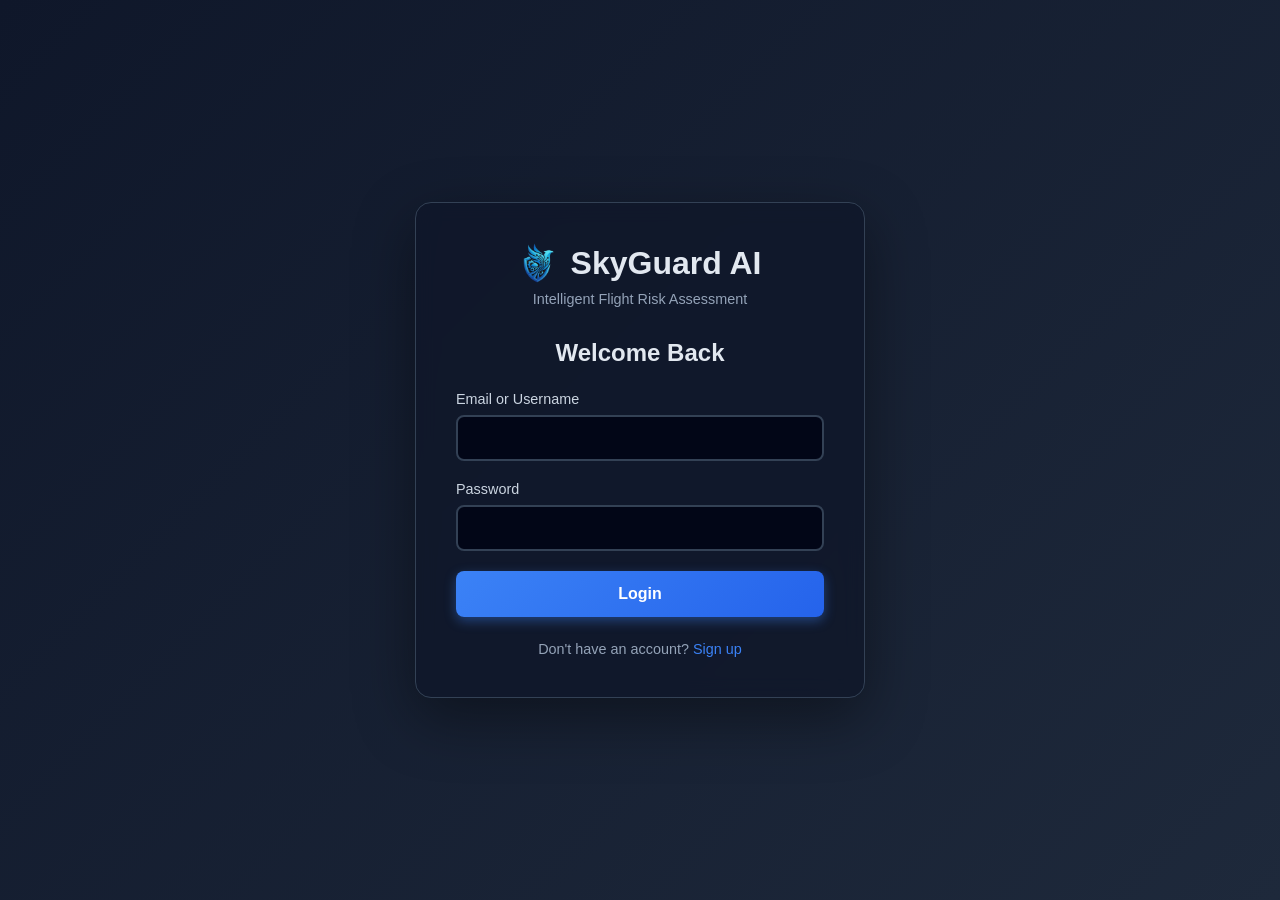
<file: frontend/dashboard.html>
<!DOCTYPE html>
<html lang="en">
<head>
    <meta charset="UTF-8">
    <meta name="viewport" content="width=device-width, initial-scale=1.0">
    <title>User Dashboard - SkyGuard AI</title>
    <link rel="icon" type="image/png" href="images/logo.png" />
    <link rel="stylesheet" href="styles.css">
    <style>
        body {
            margin: 0;
            padding: 0;
            padding-top: 57px;
        }
        .dashboard-container {
            width: 100%;
            padding: 32px 48px;
            min-height: calc(100vh - 60px);
        }
        .dashboard-header {
            display: flex;
            justify-content: center;
            align-items: center;
            margin-bottom: 32px;
            padding-bottom: 24px;
            border-bottom: 1px solid rgba(255, 255, 255, 0.1);
        }
        .dashboard-header h1 {
            font-size: 2rem;
            margin: 0 0 8px 0;
        }
        .dashboard-header h1 .gradient-text {
            background: linear-gradient(135deg, #3b82f6, #8b5cf6);
            -webkit-background-clip: text;
            -webkit-text-fill-color: transparent;
            background-clip: text;
        }
        .nav-buttons {
            display: flex;
            gap: 12px;
        }
        .dashboard-grid {
            display: grid;
            grid-template-columns: repeat(auto-fit, minmax(400px, 1fr));
            gap: 24px;
            margin-bottom: 32px;
        }
        .card {
            background: rgba(255, 255, 255, 0.03);
            backdrop-filter: blur(10px);
            border: 1px solid rgba(255, 255, 255, 0.1);
            border-radius: 16px;
            padding: 28px;
            transition: all 0.3s ease;
        }
        .card:hover {
            background: rgba(255, 255, 255, 0.05);
            border-color: rgba(59, 130, 246, 0.3);
            box-shadow: 0 8px 32px rgba(59, 130, 246, 0.1);
        }
        .card h2 {
            margin: 0 0 20px 0;
            font-size: 1.3rem;
            color: #f1f5f9;
            display: flex;
            align-items: center;
            gap: 10px;
        }
        .stat-grid {
            display: grid;
            grid-template-columns: repeat(2, 1fr);
            gap: 16px;
        }
        .stat-card {
            background: linear-gradient(135deg, rgba(59, 130, 246, 0.1), rgba(139, 92, 246, 0.1));
            padding: 20px;
            border-radius: 12px;
            text-align: center;
            border: 1px solid rgba(59, 130, 246, 0.2);
            transition: all 0.3s ease;
        }
        .stat-card:hover {
            transform: translateY(-2px);
            box-shadow: 0 4px 16px rgba(59, 130, 246, 0.2);
        }
        .stat-value {
            font-size: 2.5rem;
            font-weight: bold;
            background: linear-gradient(135deg, #3b82f6, #8b5cf6);
            -webkit-background-clip: text;
            -webkit-text-fill-color: transparent;
            background-clip: text;
        }
        .stat-label {
            font-size: 0.875rem;
            color: #cbd5e1;
            margin-top: 6px;
            font-weight: 500;
        }
        .data-table {
            width: 100%;
            border-collapse: collapse;
            margin-top: 16px;
        }
        .data-table thead {
            background: rgba(59, 130, 246, 0.1);
            border-bottom: 2px solid rgba(59, 130, 246, 0.3);
        }
        .data-table th {
            padding: 14px 16px;
            text-align: left;
            font-weight: 600;
            color: #60a5fa;
            font-size: 0.875rem;
            text-transform: uppercase;
            letter-spacing: 0.5px;
        }
        .data-table td {
            padding: 14px 16px;
            border-bottom: 1px solid rgba(255, 255, 255, 0.05);
            color: #e2e8f0;
            font-size: 0.9rem;
        }
        .data-table tbody tr {
            transition: all 0.2s ease;
        }
        .data-table tbody tr:hover {
            background: rgba(59, 130, 246, 0.08) !important;
        }
        .watchlist-item, .alert-item {
            background: rgba(255, 255, 255, 0.02);
            padding: 18px;
            border-radius: 12px;
            margin-bottom: 12px;
            display: flex;
            justify-content: space-between;
            align-items: start;
            border: 1px solid rgba(255, 255, 255, 0.05);
            transition: all 0.3s ease;
        }
        .watchlist-item:hover, .alert-item:hover {
            background: rgba(255, 255, 255, 0.05);
            border-color: rgba(59, 130, 246, 0.3);
            transform: translateX(4px);
        }
        .watchlist-info, .alert-info {
            flex: 1;
        }
        .watchlist-name, .alert-title {
            font-weight: 600;
            color: #f1f5f9;
            margin-bottom: 6px;
            font-size: 1.05rem;
        }
        .watchlist-desc, .alert-message {
            font-size: 0.875rem;
            color: #94a3b8;
            line-height: 1.5;
        }
        .watchlist-actions, .alert-actions {
            display: flex;
            gap: 8px;
        }
        .btn-icon {
            background: rgba(255, 255, 255, 0.05);
            border: 1px solid rgba(255, 255, 255, 0.1);
            cursor: pointer;
            font-size: 1.25rem;
            padding: 8px 12px;
            border-radius: 8px;
            transition: all 0.3s ease;
        }
        .btn-icon:hover {
            background: rgba(59, 130, 246, 0.2);
            border-color: rgba(59, 130, 246, 0.4);
            transform: scale(1.1);
        }
        .badge {
            display: inline-block;
            padding: 4px 12px;
            border-radius: 12px;
            font-size: 0.75rem;
            font-weight: 600;
            text-transform: uppercase;
            margin-left: 8px;
        }
        .badge-active {
            background: rgba(34, 197, 94, 0.2);
            color: #22c55e;
            border: 1px solid rgba(34, 197, 94, 0.3);
        }
        .badge-inactive {
            background: rgba(148, 163, 184, 0.2);
            color: #94a3b8;
            border: 1px solid rgba(148, 163, 184, 0.3);
        }
        .badge-high {
            background: rgba(239, 68, 68, 0.2);
            color: #ef4444;
            border: 1px solid rgba(239, 68, 68, 0.3);
        }
        .badge-medium {
            background: rgba(245, 158, 11, 0.2);
            color: #f59e0b;
            border: 1px solid rgba(245, 158, 11, 0.3);
        }
        .badge-low {
            background: rgba(34, 197, 94, 0.2);
            color: #22c55e;
            border: 1px solid rgba(34, 197, 94, 0.3);
        }
        .badge-unread {
            background: rgba(59, 130, 246, 0.2);
            color: #3b82f6;
            border: 1px solid rgba(59, 130, 246, 0.3);
        }
        .empty-state {
            text-align: center;
            padding: 48px 24px;
            color: #64748b;
            font-style: italic;
        }
        .error-message {
            position: fixed;
            top: 80px;
            right: 24px;
            background: rgba(239, 68, 68, 0.1);
            border: 1px solid rgba(239, 68, 68, 0.3);
            color: #ef4444;
            padding: 16px 24px;
            border-radius: 12px;
            display: none;
            max-width: 400px;
            z-index: 9999;
            backdrop-filter: blur(10px);
            box-shadow: 0 8px 32px rgba(0, 0, 0, 0.3);
            animation: slideInRight 0.3s ease-out;
        }
        @keyframes slideInRight {
            from {
                transform: translateX(100%);
                opacity: 0;
            }
            to {
                transform: translateX(0);
                opacity: 1;
            }
        }
        .loading {
            position: fixed;
            top: 0;
            left: 0;
            width: 100%;
            height: 100%;
            background: rgba(0, 0, 0, 0.5);
            backdrop-filter: blur(4px);
            display: flex;
            justify-content: center;
            align-items: center;
            z-index: 9998;
        }
        .spinner {
            width: 50px;
            height: 50px;
            border: 4px solid rgba(59, 130, 246, 0.2);
            border-top-color: #3b82f6;
            border-radius: 50%;
            animation: spin 0.8s linear infinite;
        }
        @keyframes spin {
            to { transform: rotate(360deg); }
        }
        .modal {
            display: none;
            position: fixed;
            top: 0;
            left: 0;
            width: 100%;
            height: 100%;
            background: rgba(0, 0, 0, 0.7);
            backdrop-filter: blur(8px);
            z-index: 1000;
            align-items: center;
            justify-content: center;
        }
        .modal.active {
            display: flex;
        }
        .modal-content {
            background: rgba(30, 41, 59, 0.95);
            backdrop-filter: blur(20px);
            border: 1px solid rgba(59, 130, 246, 0.3);
            border-radius: 16px;
            padding: 36px;
            max-width: 550px;
            width: 90%;
            max-height: 90vh;
            overflow-y: auto;
            box-shadow: 0 20px 60px rgba(0, 0, 0, 0.5);
        }
        .form-group {
            margin-bottom: 20px;
        }
        .form-group label {
            display: block;
            margin-bottom: 8px;
            color: #f1f5f9;
            font-weight: 500;
        }
        .form-group input,
        .form-group textarea,
        .form-group select {
            width: 100%;
            padding: 12px 16px;
            background: rgba(255, 255, 255, 0.1);
            border: 1px solid rgba(99, 102, 241, 0.3);
            border-radius: 10px;
            color: #f1f5f9;
            font-size: 1rem;
            transition: all 0.3s ease;
        }
        .form-group input::placeholder,
        .form-group textarea::placeholder {
            color: rgba(241, 245, 249, 0.5);
        }
        .form-group small {
            color: #94a3b8;
            font-size: 0.8rem;
        }
        .form-group input:focus,
        .form-group textarea:focus,
        .form-group select:focus {
            outline: none;
            border-color: rgba(59, 130, 246, 0.5);
            background: rgba(255, 255, 255, 0.08);
        }
        .form-group textarea {
            resize: vertical;
            min-height: 80px;
        }
        .checkbox-group {
            display: flex;
            align-items: center;
            gap: 8px;
        }
        .checkbox-group input[type="checkbox"] {
            width: auto;
        }
        .section-full {
            width: 100%;
            grid-column: 1 / -1;
        }
    </style>
</head>
<body>
    <!-- Fixed Header -->
    <div id="user-info" style="
        position: fixed;
        top: 0;
        left: 0;
        right: 0;
        background: rgba(15, 23, 42, 0.95);
        backdrop-filter: blur(10px);
        border-bottom: 1px solid rgba(99, 102, 241, 0.3);
        box-shadow: 0 4px 12px rgba(0, 0, 0, 0.3);
        display: flex;
        align-items: center;
        justify-content: flex-end;
        padding: 12px 24px;
        gap: 12px;
        z-index: 1000;
    ">
        <div id="user-menu-container" style="position: relative; display: flex; align-items: center; gap: 8px; padding: 8px 12px; margin-right: 12px; border-right: 1px solid rgba(148, 163, 184, 0.3); cursor: pointer; border-radius: 8px; transition: background 0.2s;" onmouseover="this.style.background='rgba(99, 102, 241, 0.1)'" onmouseout="this.style.background='transparent'" onclick="toggleUserMenu()">
            <div style="width: 32px; height: 32px; border-radius: 50%; background: linear-gradient(135deg, #3b82f6 0%, #8b5cf6 100%); display: flex; align-items: center; justify-content: center; font-size: 16px;">👤</div>
            <span id="user-name" style="color: #e2e8f0; font-size: 14px; font-weight: 500;"></span>
            <span style="color: #94a3b8; font-size: 12px; margin-left: 4px;">▼</span>
            <!-- Dropdown Menu -->
            <div id="user-dropdown" style="display: none; position: absolute; top: 100%; right: 0; margin-top: 8px; background: linear-gradient(135deg, rgba(15, 23, 42, 0.98) 0%, rgba(30, 41, 59, 0.98) 100%); border: 1px solid rgba(99, 102, 241, 0.3); border-radius: 12px; min-width: 200px; box-shadow: 0 8px 24px rgba(0, 0, 0, 0.5); backdrop-filter: blur(10px); z-index: 10000; overflow: hidden;">
                <div style="padding: 12px 16px; border-bottom: 1px solid rgba(148, 163, 184, 0.1);">
                    <div style="color: #e2e8f0; font-weight: 600; font-size: 14px;" id="dropdown-username"></div>
                    <div style="color: #64748b; font-size: 12px; margin-top: 2px;" id="dropdown-email"></div>
                </div>
                <a href="settings.html" style="display: flex; align-items: center; gap: 10px; padding: 12px 16px; color: #e2e8f0; text-decoration: none; transition: background 0.2s; font-size: 14px;" onmouseover="this.style.background='rgba(99, 102, 241, 0.15)'" onmouseout="this.style.background='transparent'">
                    <span style="font-size: 16px;">⚙️</span>
                    <span>Settings</span>
                </a>
                <div onclick="logout()" style="display: flex; align-items: center; gap: 10px; padding: 12px 16px; color: #fca5a5; cursor: pointer; transition: background 0.2s; font-size: 14px; border-top: 1px solid rgba(148, 163, 184, 0.1);" onmouseover="this.style.background='rgba(239, 68, 68, 0.1)'" onmouseout="this.style.background='transparent'">
                    <span style="font-size: 16px;">🚪</span>
                    <span>Logout</span>
                </div>
            </div>
        </div>
        <button id="flight-tracker-btn" class="btn-secondary" style="padding: 8px 16px; font-size: 13px; font-weight: 500; border-radius: 8px;">🛫 Flight Tracker</button>
        <button id="admin-btn" class="btn-secondary" style="padding: 8px 16px; font-size: 13px; font-weight: 500; border-radius: 8px;">⚙️ Admin</button>
    </div>

    <div class="dashboard-container">
        <div class="dashboard-header">
            <div style="text-align: center;">
                <h1>📊 <span class="gradient-text">User Dashboard</span></h1>
                <p style="margin: 0; color: #94a3b8; font-size: 1.1rem;">Manage your watchlists, alerts, and preferences</p>
            </div>
        </div>

        <!-- Stats Grid -->
        <div class="dashboard-grid">
            <div class="card">
                <h2>📊 Statistics</h2>
                <div class="stat-grid">
                    <div class="stat-card">
                        <div class="stat-value" id="stat-watchlists">0</div>
                        <div class="stat-label">Watchlists</div>
                    </div>
                    <div class="stat-card">
                        <div class="stat-value" id="stat-alerts">0</div>
                        <div class="stat-label">Unread Alerts</div>
                    </div>
                    <div class="stat-card">
                        <div class="stat-value" id="stat-queries">0</div>
                        <div class="stat-label">Analytics Queries</div>
                    </div>
                    <div class="stat-card">
                        <div class="stat-value" id="stat-active">0</div>
                        <div class="stat-label">Active Watches</div>
                    </div>
                </div>
            </div>

            <div class="card">
                <h2>⚙️ Preferences</h2>
                <div class="form-group checkbox-group">
                    <input type="checkbox" id="pref-email-alerts">
                    <label for="pref-email-alerts" style="margin: 0;">Email Alerts</label>
                </div>
                <div style="font-size: 0.8rem; color: #94a3b8; margin: -12px 0 16px 28px;">
                    ⚠️ Hourly and Daily email notifications are not currently configured
                </div>
                <div class="form-group">
                    <label>Risk Threshold</label>
                    <select id="pref-risk-threshold">
                        <option value="LOW">Low</option>
                        <option value="MEDIUM">Medium</option>
                        <option value="HIGH">High</option>
                    </select>
                </div>
                <div class="form-group">
                    <label>Alert Frequency</label>
                    <select id="pref-alert-frequency">
                        <option value="immediate">Immediate</option>
                        <option value="hourly">Hourly</option>
                        <option value="daily">Daily</option>
                    </select>
                </div>
                
                <button onclick="savePreferences()" style="
                    padding: 12px;
                    background: linear-gradient(135deg, #3b82f6, #8b5cf6);
                    border: none;
                    border-radius: 10px;
                    color: white;
                    cursor: pointer;
                    font-weight: 600;
                    font-size: 1rem;
                    width: 100%;
                    margin-top: 8px;
                    transition: all 0.3s ease;
                " onmouseover="this.style.transform='scale(1.02)'" onmouseout="this.style.transform='scale(1)'">
                    💾 Save Preferences
                </button>
            </div>
        </div>

        <!-- NEW: Risk Threshold Simulator -->
        <div class="card section-full">
            <h2>🎯 Context-Aware Risk Threshold Simulator</h2>
            <p style="font-size: 0.875rem; color: #94a3b8; margin-bottom: 20px;">
                See how risk thresholds adapt dynamically based on flight conditions. These context-aware thresholds are now active in the system and provide more accurate risk assessment.
            </p>
            <div style="display: grid; grid-template-columns: repeat(auto-fit, minmax(250px, 1fr)); gap: 16px; margin-bottom: 20px;">
                <div class="form-group">
                    <label>Altitude (meters)</label>
                    <input type="number" id="sim-altitude" value="5000" min="0" max="15000" step="100">
                </div>
                <div class="form-group">
                    <label>Flight Phase</label>
                    <select id="sim-phase">
                        <option value="cruise">Cruise</option>
                        <option value="climb">Climb</option>
                        <option value="descent">Descent</option>
                        <option value="landing">Landing</option>
                        <option value="takeoff">Takeoff</option>
                    </select>
                </div>
                <div class="form-group">
                    <label>Weather Condition</label>
                    <select id="sim-weather">
                        <option value="Clear">Clear</option>
                        <option value="Clouds">Clouds</option>
                        <option value="Rain">Rain</option>
                        <option value="Drizzle">Drizzle</option>
                        <option value="Thunderstorm">Thunderstorm</option>
                        <option value="Snow">Snow</option>
                        <option value="Fog">Fog</option>
                    </select>
                </div>
            </div>
            <button onclick="simulateThresholds()" style="
                padding: 12px 24px;
                background: linear-gradient(135deg, #8b5cf6, #ec4899);
                border: none;
                border-radius: 10px;
                color: white;
                cursor: pointer;
                font-weight: 600;
                font-size: 1rem;
                margin-bottom: 20px;
                transition: all 0.3s ease;
            " onmouseover="this.style.transform='scale(1.02)'" onmouseout="this.style.transform='scale(1)'">
                🔮 Calculate Dynamic Thresholds
            </button>
            <div id="threshold-results" style="display: none;">
                <div style="background: rgba(139, 92, 246, 0.05); padding: 20px; border-radius: 12px; border: 1px solid rgba(139, 92, 246, 0.2);">
                    <h3 style="margin: 0 0 16px 0; color: #f1f5f9; font-size: 1.1rem;">📊 Threshold Results</h3>
                    <div style="display: grid; grid-template-columns: repeat(3, 1fr); gap: 16px; margin-bottom: 16px;">
                        <div style="text-align: center; padding: 16px; background: rgba(34, 197, 94, 0.1); border-radius: 8px; border: 1px solid rgba(34, 197, 94, 0.3);">
                            <div style="font-size: 0.75rem; color: #94a3b8; margin-bottom: 4px;">LOW THRESHOLD</div>
                            <div style="font-size: 1.5rem; font-weight: 700; color: #22c55e;" id="result-low">--</div>
                        </div>
                        <div style="text-align: center; padding: 16px; background: rgba(245, 158, 11, 0.1); border-radius: 8px; border: 1px solid rgba(245, 158, 11, 0.3);">
                            <div style="font-size: 0.75rem; color: #94a3b8; margin-bottom: 4px;">MEDIUM RANGE</div>
                            <div style="font-size: 1.5rem; font-weight: 700; color: #f59e0b;" id="result-medium">--</div>
                        </div>
                        <div style="text-align: center; padding: 16px; background: rgba(239, 68, 68, 0.1); border-radius: 8px; border: 1px solid rgba(239, 68, 68, 0.3);">
                            <div style="font-size: 0.75rem; color: #94a3b8; margin-bottom: 4px;">HIGH THRESHOLD</div>
                            <div style="font-size: 1.5rem; font-weight: 700; color: #ef4444;" id="result-high">--</div>
                        </div>
                    </div>
                    <div id="threshold-adjustments" style="font-size: 0.875rem; color: #a78bfa; text-align: center; padding: 12px; background: rgba(255,255,255,0.02); border-radius: 8px;"></div>
                    <div style="margin-top: 16px; padding: 12px; background: rgba(59, 130, 246, 0.05); border-radius: 8px; border-left: 4px solid #3b82f6;">
                        <div style="font-size: 0.875rem; color: #94a3b8; margin-bottom: 4px;">💡 Comparison with Fixed Thresholds:</div>
                        <div id="threshold-comparison" style="font-size: 0.9rem; color: #e2e8f0;"></div>
                    </div>
                </div>
            </div>
        </div>

        <!-- Watchlists Section -->
        <div class="card section-full">
            <div style="display: flex; justify-content: space-between; align-items: center; margin-bottom: 16px;">
                <h2 style="margin: 0;">👁️ Watchlists</h2>
                <div style="display: flex; gap: 12px;">
                    <button onclick="checkWatchlistsNow()" style="
                        padding: 10px 20px;
                        background: rgba(245, 158, 11, 0.1);
                        border: 1px solid rgba(245, 158, 11, 0.3);
                        border-radius: 8px;
                        color: #fbbf24;
                        cursor: pointer;
                        font-weight: 500;
                        font-size: 0.9rem;
                        transition: all 0.3s ease;
                    " onmouseover="this.style.background='rgba(245, 158, 11, 0.2)'" onmouseout="this.style.background='rgba(245, 158, 11, 0.1)'">
                        🔍 Check Now
                    </button>
                    <button onclick="openCreateWatchlist()" style="
                        padding: 10px 20px;
                        background: rgba(59, 130, 246, 0.1);
                        border: 1px solid rgba(59, 130, 246, 0.3);
                        border-radius: 8px;
                        color: #3b82f6;
                        cursor: pointer;
                        font-weight: 500;
                        font-size: 0.9rem;
                        transition: all 0.3s ease;
                    " onmouseover="this.style.background='rgba(59, 130, 246, 0.2)'" onmouseout="this.style.background='rgba(59, 130, 246, 0.1)'">
                        ➕ Create Watchlist
                    </button>
                </div>
            </div>
            <div id="watchlists-container">
                <div class="empty-state">No watchlists yet. Create one to start monitoring specific regions!</div>
            </div>
        </div>

        <!-- Alerts Section -->
        <div class="card section-full">
            <div style="display: flex; justify-content: space-between; align-items: center; gap: 12px; margin-bottom: 16px;">
                <h2 style="margin: 0;">🔔 Recent Alerts</h2>
                <button id="mark-all-alerts-read-btn" onclick="markAllAlertsRead()" style="
                    padding: 10px 20px;
                    background: rgba(59, 130, 246, 0.1);
                    border: 1px solid rgba(59, 130, 246, 0.3);
                    border-radius: 8px;
                    color: #3b82f6;
                    cursor: pointer;
                    font-weight: 500;
                    font-size: 0.9rem;
                    transition: all 0.3s ease;
                " onmouseover="this.style.background='rgba(59, 130, 246, 0.2)'" onmouseout="this.style.background='rgba(59, 130, 246, 0.1)'">
                    ✓ Mark All as Read
                </button>
            </div>
            <div id="alerts-container">
                <div class="empty-state">No alerts yet. Alerts will appear here when high-risk flights are detected in your watchlists.</div>
            </div>
        </div>

        <!-- Analytics History -->
        <div class="card section-full">
            <h2>📈 Analytics History <span style="font-size: 0.875rem; color: #94a3b8; font-weight: 400;">(Latest 10 entries)</span></h2>
            <div id="history-container">
                <div class="empty-state">No analytics history yet. Run analytics from the main page to see your query history.</div>
            </div>
        </div>
    </div>

    <!-- Create/Edit Watchlist Modal -->
    <div id="watchlist-modal" class="modal">
        <div class="modal-content">
            <h2 id="modal-title">Create Watchlist</h2>
            <form id="watchlist-form" onsubmit="saveWatchlist(event)">
                <input type="hidden" id="watchlist-id">
                <div class="form-group">
                    <label for="watchlist-name">Name *</label>
                    <input type="text" id="watchlist-name" required maxlength="100">
                </div>
                <div class="form-group">
                    <label for="watchlist-description">Description</label>
                    <textarea id="watchlist-description" maxlength="500"></textarea>
                </div>
                <div class="form-group">
                    <label for="region-preset">Quick Region Selection</label>
                    <select id="region-preset" onchange="fillBboxFromPreset()" style="margin-bottom: 12px;">
                        <option value="">-- Select a region or enter custom --</option>
                        <option value="6,38,68,98">India</option>
                        <option value="25,49,-125,-66">United States</option>
                        <option value="36,71,-10,40">Europe</option>
                        <option value="-55,13,113,154">Australia</option>
                        <option value="15,55,73,135">China</option>
                        <option value="31,42,129,146">Japan</option>
                        <option value="-34,-22,-46,-34">Brazil (São Paulo)</option>
                        <option value="51,71,4,32">Scandinavia</option>
                        <option value="-35,5,-18,52">Africa</option>
                        <option value="-10,10,95,141">Southeast Asia</option>
                    </select>
                </div>
                <div class="form-group">
                    <label for="watchlist-bbox">Bounding Box (minLat,maxLat,minLon,maxLon) *</label>
                    <input type="text" id="watchlist-bbox" required 
                           placeholder="6,38,68,98"
                           pattern="^-?\d+(\.\d+)?,-?\d+(\.\d+)?,-?\d+(\.\d+)?,-?\d+(\.\d+)?$"
                           style="background: rgba(255, 255, 255, 0.1); border: 1px solid rgba(99, 102, 241, 0.4); font-family: monospace;">
                    <small style="color: #60a5fa; font-size: 0.8rem; display: block; margin-top: 6px;">💡 Format: minLat,maxLat,minLon,maxLon | Example: 6,38,68,98</small>
                </div>
                <div class="form-group checkbox-group">
                    <input type="checkbox" id="watchlist-active" checked>
                    <label for="watchlist-active" style="margin: 0;">Active</label>
                </div>
                <div style="display: flex; gap: 12px; justify-content: flex-end; margin-top: 24px;">
                    <button type="button" onclick="closeWatchlistModal()" style="
                        padding: 12px 24px;
                        background: rgba(148, 163, 184, 0.1);
                        border: 1px solid rgba(148, 163, 184, 0.3);
                        border-radius: 10px;
                        color: #94a3b8;
                        cursor: pointer;
                        font-weight: 500;
                        transition: all 0.3s ease;
                    " onmouseover="this.style.background='rgba(148, 163, 184, 0.2)'" onmouseout="this.style.background='rgba(148, 163, 184, 0.1)'">
                        Cancel
                    </button>
                    <button type="submit" style="
                        padding: 12px 24px;
                        background: linear-gradient(135deg, #3b82f6, #8b5cf6);
                        border: none;
                        border-radius: 10px;
                        color: white;
                        cursor: pointer;
                        font-weight: 600;
                        transition: all 0.3s ease;
                    " onmouseover="this.style.transform='scale(1.05)'" onmouseout="this.style.transform='scale(1)'">
                        💾 Save
                    </button>
                </div>
            </form>
        </div>
    </div>

    <div id="loading" class="loading" style="display: none;">
        <div class="spinner"></div>
    </div>
    <div id="error-message" class="error-message"></div>

    <!-- Footer -->
    <footer style="margin-top: 40px; padding: 30px 20px; background: rgba(15, 23, 42, 0.8); border-top: 1px solid rgba(99, 102, 241, 0.3); border-radius: 12px;">
        <div style="max-width: 1600px; margin: 0 auto;">
            <div style="display: grid; grid-template-columns: repeat(auto-fit, minmax(320px, 1fr)); gap: 30px; margin-bottom: 20px;">
                <div>
                    <h3 style="color: #60a5fa; margin-bottom: 12px; font-size: 1.1rem;">About SkyGuard AI</h3>
                    <p style="color: #94a3b8; font-size: 0.85rem; line-height: 1.6;">
                        Advanced machine learning platform for real-time flight risk assessment and anomaly detection. 
                        Powered by cutting-edge AI models to ensure aviation safety.
                    </p>
                </div>
                <div>
                    <h3 style="color: #60a5fa; margin-bottom: 12px; font-size: 1.1rem;">ML Models</h3>
                    <ul style="color: #94a3b8; font-size: 0.85rem; line-height: 1.8; list-style: none; padding: 0;">
                        <li>🎯 <strong>XGBoost</strong> - Risk Classification</li>
                        <li>🧠 <strong>Isolation Forest</strong> - Anomaly Detection</li>
                        <li>📊 <strong>K-Means</strong> - Flight Pattern Clustering</li>
                        <li>⚡ <strong>LSTM Autoencoder</strong> - Sequence Anomaly Detection</li>
                        <li>🛫 <strong>LSTM Predictor</strong> - Trajectory Forecasting</li>
                    </ul>
                </div>
                <div>
                    <h3 style="color: #60a5fa; margin-bottom: 12px; font-size: 1.1rem;">Data Sources & APIs</h3>
                    <ul style="color: #94a3b8; font-size: 0.85rem; line-height: 1.8; list-style: none; padding: 0;">
                        <li>✈️ OpenSky Network API - Live Flight Data</li>
                        <li>🌤️ OpenWeather API - Weather Conditions</li>
                        <li>🗺️ Leaflet + CARTO Maps</li>
                        <li>📈 Chart.js - Data Visualization</li>
                    </ul>
                </div>
                <div>
                    <h3 style="color: #60a5fa; margin-bottom: 12px; font-size: 1.1rem;">Technology Stack</h3>
                    <ul style="color: #94a3b8; font-size: 0.85rem; line-height: 1.8; list-style: none; padding: 0;">
                        <li>🐍 Python + Flask (Backend)</li>
                        <li>🔬 Scikit-learn + XGBoost + TensorFlow</li>
                        <li>🎨 Vanilla JavaScript (Frontend)</li>
                        <li>🗄️ SQLAlchemy + SQLite</li>
                        <li>🔐 JWT Authentication + RBAC</li>
                    </ul>
                </div>
            </div>
            <div style="text-align: center; padding-top: 20px; border-top: 1px solid rgba(148, 163, 184, 0.2);">
                <p style="color: #64748b; font-size: 0.85rem;">
                    © 2025 SkyGuard AI. Built with ❤️ for Aviation Safety | 
                    <span style="color: #60a5fa;">Machine Learning Powered Risk Assessment</span>
                </p>
            </div>
        </div>
    </footer>

    <script src="dashboard.js"></script>
</body>
</html>
</file>
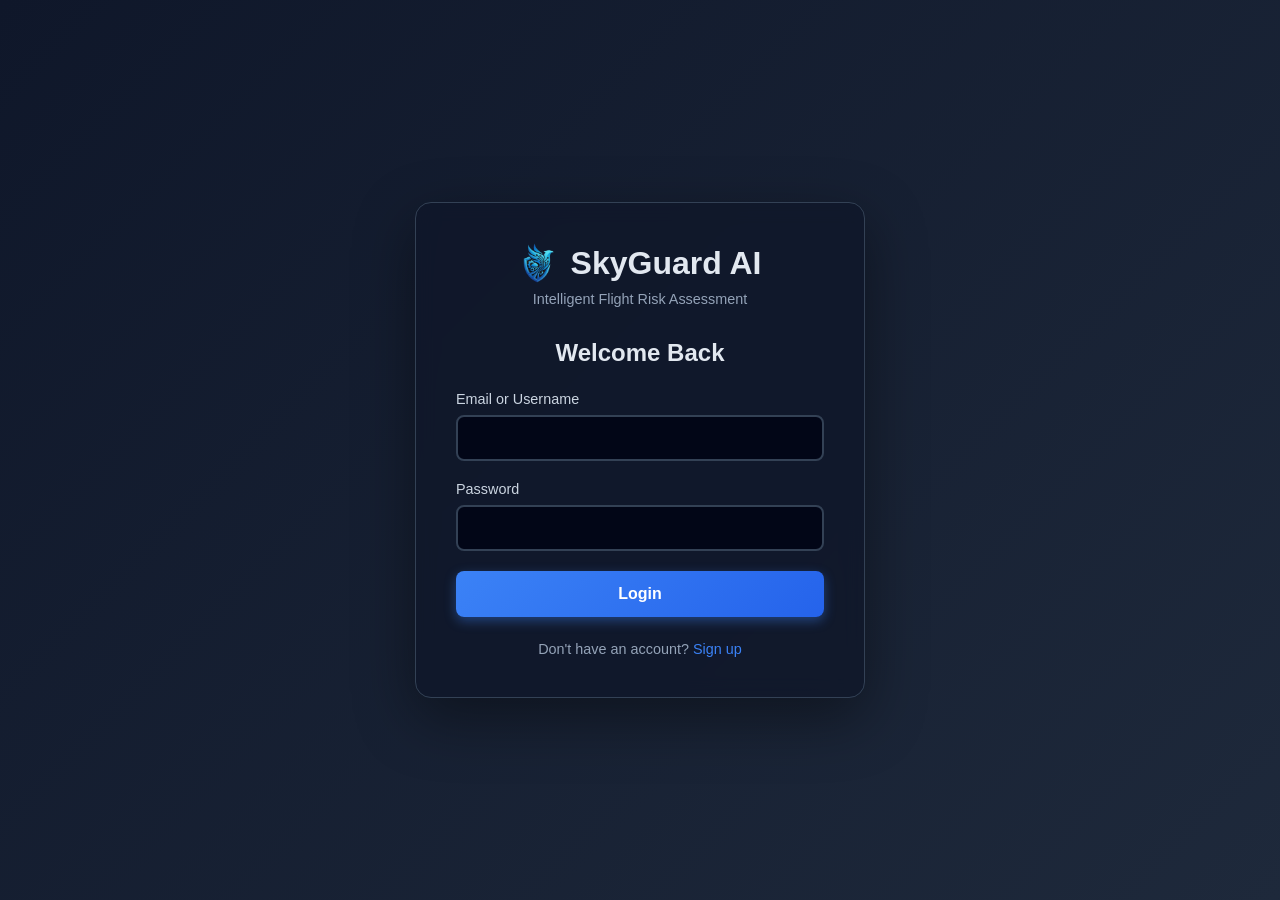
<file: frontend/login.html>
<!DOCTYPE html>
<html lang="en">
<head>
    <meta charset="UTF-8">
    <meta name="viewport" content="width=device-width, initial-scale=1.0">
    <title>Login - SkyGuard AI</title>
    <link rel="icon" type="image/png" href="images/logo.png" />
    <link rel="stylesheet" href="auth-styles.css">
</head>
<body>
    <div class="auth-container">
        <div class="auth-card">
            <div class="auth-header">
                <h1 style="display: flex; align-items: center; justify-content: center; gap: 12px;"><img src="images/logo.png" alt="SkyGuard AI" style="width: 40px; height: 40px; object-fit: contain;"> SkyGuard AI</h1>
                <p>Intelligent Flight Risk Assessment</p>
            </div>
            
            <form id="login-form" class="auth-form">
                <h2>Welcome Back</h2>
                
                <div class="form-group">
                    <label for="email">Email or Username</label>
                    <input type="text" id="email" name="email" required autocomplete="username">
                </div>
                
                <div class="form-group">
                    <label for="password">Password</label>
                    <input type="password" id="password" name="password" required autocomplete="current-password">
                </div>
                
                <div id="error-message" class="error-message"></div>
                
                <button type="submit" class="btn-primary" id="login-btn">
                    <span class="btn-text">Login</span>
                    <span class="btn-loader" style="display: none;">
                        <span class="spinner"></span> Logging in...
                    </span>
                </button>
                
                <div class="auth-footer">
                    <p>Don't have an account? <a href="signup.html">Sign up</a></p>
                </div>
            </form>
        </div>
    </div>
    
    <script src="auth.js"></script>
</body>
</html>
</file>
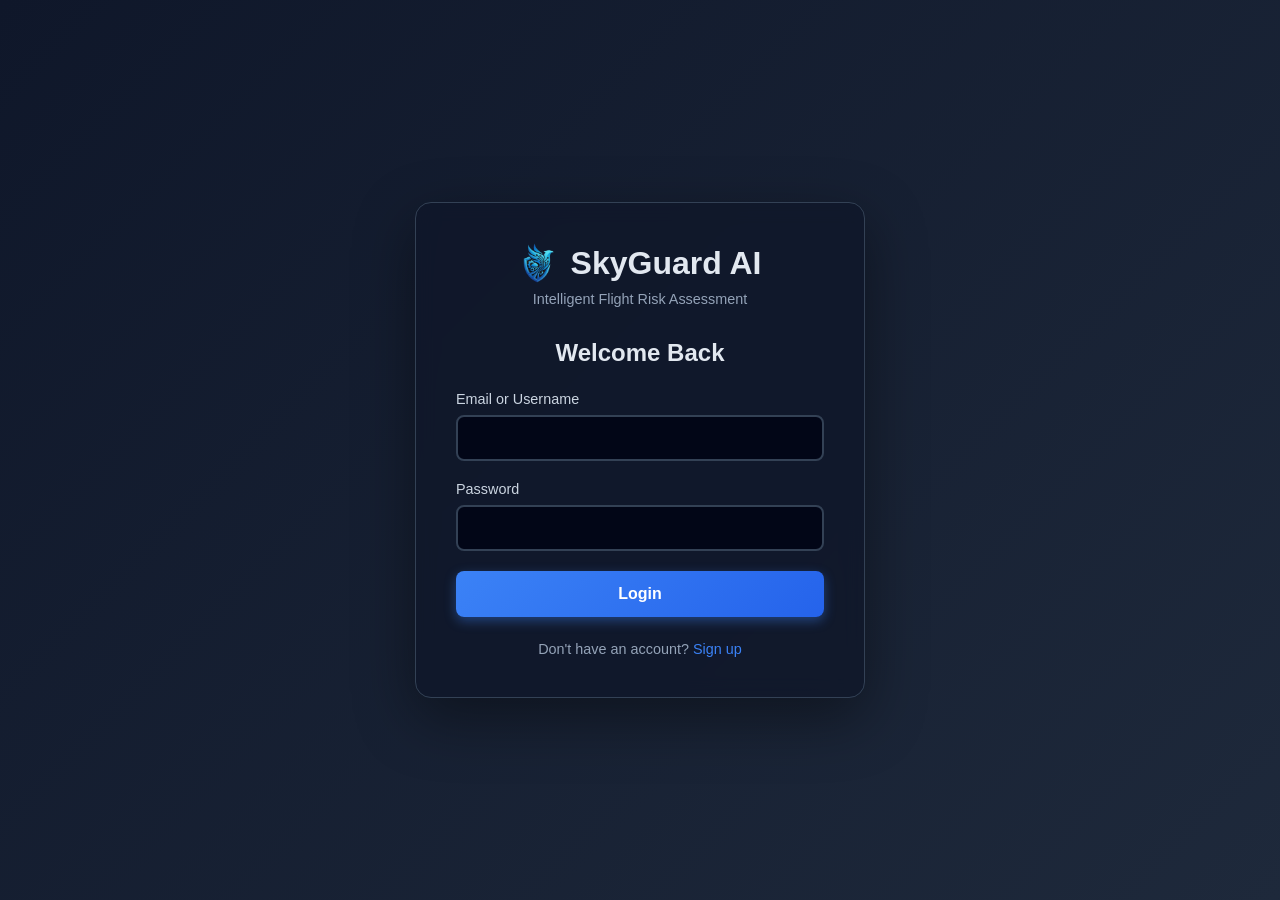
<file: frontend/settings.html>
<!DOCTYPE html>
<html lang="en">
<head>
    <meta charset="UTF-8">
    <meta name="viewport" content="width=device-width, initial-scale=1.0">
    <title>Account Settings - SkyGuard AI</title>
    <link rel="icon" type="image/png" href="images/logo.png" />
    <link rel="stylesheet" href="styles.css">
</head>
<body style="margin: 0; padding: 0; padding-top: 57px;">
    <!-- Fixed Header Bar -->
    <div id="user-info" style="position: fixed; top: 0; left: 0; right: 0; z-index: 1000; display: flex; align-items: center; justify-content: flex-end; gap: 12px; background: rgba(15, 23, 42, 0.95); padding: 12px 24px; border-bottom: 1px solid rgba(99, 102, 241, 0.3); backdrop-filter: blur(10px); box-shadow: 0 4px 12px rgba(0, 0, 0, 0.3);">
        <div id="user-menu-container" style="position: relative; display: flex; align-items: center; gap: 8px; padding: 8px 12px; margin-right: 12px; border-right: 1px solid rgba(148, 163, 184, 0.3); cursor: pointer; border-radius: 8px; transition: background 0.2s;" onmouseover="this.style.background='rgba(99, 102, 241, 0.1)'" onmouseout="this.style.background='transparent'" onclick="toggleUserMenu()">
            <div style="width: 32px; height: 32px; border-radius: 50%; background: linear-gradient(135deg, #3b82f6 0%, #8b5cf6 100%); display: flex; align-items: center; justify-content: center; font-size: 16px;">👤</div>
            <span id="user-name" style="color: #e2e8f0; font-size: 14px; font-weight: 500;"></span>
            <span style="color: #94a3b8; font-size: 12px; margin-left: 4px;">▼</span>
            <!-- Dropdown Menu -->
            <div id="user-dropdown" style="display: none; position: absolute; top: 100%; right: 0; margin-top: 8px; background: linear-gradient(135deg, rgba(15, 23, 42, 0.98) 0%, rgba(30, 41, 59, 0.98) 100%); border: 1px solid rgba(99, 102, 241, 0.3); border-radius: 12px; min-width: 200px; box-shadow: 0 8px 24px rgba(0, 0, 0, 0.5); backdrop-filter: blur(10px); z-index: 10000; overflow: hidden;">
                <div style="padding: 12px 16px; border-bottom: 1px solid rgba(148, 163, 184, 0.1);">
                    <div style="color: #e2e8f0; font-weight: 600; font-size: 14px;" id="dropdown-username"></div>
                    <div style="color: #64748b; font-size: 12px; margin-top: 2px;" id="dropdown-email"></div>
                </div>
                <a href="settings.html" style="display: flex; align-items: center; gap: 10px; padding: 12px 16px; color: #e2e8f0; text-decoration: none; transition: background 0.2s; font-size: 14px;" onmouseover="this.style.background='rgba(99, 102, 241, 0.15)'" onmouseout="this.style.background='transparent'">
                    <span style="font-size: 16px;">⚙️</span>
                    <span>Settings</span>
                </a>
                <div onclick="logout()" style="display: flex; align-items: center; gap: 10px; padding: 12px 16px; color: #fca5a5; cursor: pointer; transition: background 0.2s; font-size: 14px; border-top: 1px solid rgba(148, 163, 184, 0.1);" onmouseover="this.style.background='rgba(239, 68, 68, 0.1)'" onmouseout="this.style.background='transparent'">
                    <span style="font-size: 16px;">🚪</span>
                    <span>Logout</span>
                </div>
            </div>
        </div>
        <button id="flight-tracker-btn" class="btn-secondary" style="padding: 8px 16px; font-size: 13px; font-weight: 500; border-radius: 8px;">🛫 Flight Tracker</button>
        <button id="dashboard-btn" class="btn-secondary" style="padding: 8px 16px; font-size: 13px; font-weight: 500; border-radius: 8px;">📊 Dashboard</button>
        <button id="admin-btn" class="btn-secondary" style="padding: 8px 16px; font-size: 13px; font-weight: 500; border-radius: 8px;">⚙️ Admin</button>
    </div>

    <!-- Main Content -->
    <div style="padding: 32px 48px; min-height: calc(100vh - 60px);">
        <div style="max-width: 1200px; margin: 0 auto;">
            <div style="text-align: center; margin-bottom: 32px; padding-bottom: 24px; border-bottom: 1px solid rgba(255, 255, 255, 0.1);">
                <h1 style="font-size: 2rem; margin: 0 0 8px 0;">
                    <span style="background: linear-gradient(135deg, #3b82f6, #8b5cf6); -webkit-background-clip: text; -webkit-text-fill-color: transparent; background-clip: text;">⚙️ Account Settings</span>
                </h1>
                <p style="color: #94a3b8; margin: 0;">Manage your account preferences and security</p>
            </div>

        <main style="display: grid; grid-template-columns: 1fr 1fr; gap: 24px; margin-bottom: 32px;">
            <!-- Account Status Card -->
            <div style="background: rgba(255, 255, 255, 0.03); backdrop-filter: blur(10px); border: 1px solid rgba(99, 102, 241, 0.2); border-radius: 16px; padding: 24px; box-shadow: 0 4px 12px rgba(0, 0, 0, 0.2);">
                <h3 style="color: #e2e8f0; font-size: 1.25rem; margin: 0 0 16px 0; border-bottom: 1px solid rgba(255, 255, 255, 0.1); padding-bottom: 12px;">Account Status</h3>
                <div id="account-status-content">
                    <div style="display: flex; justify-content: space-between; padding: 12px 0; border-bottom: 1px solid rgba(255, 255, 255, 0.05);">
                        <span style="color: #94a3b8; font-weight: 500;">Status:</span>
                        <span id="account-status" style="color: #22c55e; font-weight: 600;">Loading...</span>
                    </div>
                    <div style="display: flex; justify-content: space-between; padding: 12px 0; border-bottom: 1px solid rgba(255, 255, 255, 0.05);">
                        <span style="color: #94a3b8; font-weight: 500;">Email:</span>
                        <span id="user-email" style="color: #e2e8f0;">-</span>
                    </div>
                    <div style="display: flex; justify-content: space-between; padding: 12px 0;">
                        <span style="color: #94a3b8; font-weight: 500;">Email Verified:</span>
                        <span id="email-verified" style="color: #22c55e;">-</span>
                    </div>
                    <div id="deletion-warning" style="display: none; margin-top: 16px; padding: 16px; background: rgba(239, 68, 68, 0.1); border: 1px solid rgba(239, 68, 68, 0.3); border-radius: 8px;">
                        <strong style="color: #fca5a5; display: block; margin-bottom: 8px;">⚠️ Account Deletion Scheduled</strong>
                        <p id="deletion-message" style="color: #e2e8f0; margin: 0 0 12px 0; font-size: 14px;"></p>
                        <button id="cancel-deletion-btn" class="btn-primary" style="width: 100%; padding: 10px;">Cancel Deletion & Reactivate</button>
                    </div>
                </div>
            </div>

            <!-- Profile Settings Card -->
            <div style="background: rgba(255, 255, 255, 0.03); backdrop-filter: blur(10px); border: 1px solid rgba(99, 102, 241, 0.2); border-radius: 16px; padding: 24px; box-shadow: 0 4px 12px rgba(0, 0, 0, 0.2);">
                <h3 style="color: #e2e8f0; font-size: 1.25rem; margin: 0 0 16px 0; border-bottom: 1px solid rgba(255, 255, 255, 0.1); padding-bottom: 12px;">Profile Information</h3>
                <form id="profile-form">
                    <div style="margin-bottom: 16px;">
                        <label style="display: block; color: #94a3b8; font-size: 14px; font-weight: 500; margin-bottom: 6px;">Full Name</label>
                        <input type="text" id="full_name" name="full_name" readonly style="width: 100%; padding: 10px 14px; background: rgba(15, 23, 42, 0.5); border: 1px solid rgba(148, 163, 184, 0.2); border-radius: 8px; color: #e2e8f0; font-size: 14px;">
                    </div>
                    <div style="margin-bottom: 12px;">
                        <label style="display: block; color: #94a3b8; font-size: 14px; font-weight: 500; margin-bottom: 6px;">Username</label>
                        <input type="text" id="username" name="username" readonly style="width: 100%; padding: 10px 14px; background: rgba(15, 23, 42, 0.5); border: 1px solid rgba(148, 163, 184, 0.2); border-radius: 8px; color: #e2e8f0; font-size: 14px;">
                    </div>
                    <small style="color: #64748b; font-size: 12px;">Contact administrator to update profile information</small>
                </form>
            </div>

            <!-- Danger Zone (Full Width) -->
            <div style="grid-column: 1 / -1; background: rgba(255, 255, 255, 0.03); backdrop-filter: blur(10px); border: 1px solid rgba(239, 68, 68, 0.3); border-radius: 16px; padding: 24px; box-shadow: 0 4px 12px rgba(0, 0, 0, 0.2);">
                <h3 style="color: #ef4444; font-size: 1.25rem; margin: 0 0 20px 0; border-bottom: 1px solid rgba(239, 68, 68, 0.3); padding-bottom: 12px;">⚠️ Danger Zone</h3>
                
                <!-- Deactivate Account -->
                <div style="display: flex; justify-content: space-between; align-items: center; padding: 16px; background: rgba(15, 23, 42, 0.5); border-radius: 8px; margin-bottom: 16px;">
                    <div style="flex: 1;">
                        <h4 style="color: #e2e8f0; margin: 0 0 6px 0; font-size: 1rem;">Deactivate Account</h4>
                        <p style="color: #94a3b8; margin: 0; font-size: 14px;">Temporarily disable your account. You can contact an administrator to reactivate it later.</p>
                    </div>
                    <button id="deactivate-btn" style="padding: 8px 20px; background: transparent; border: 2px solid #ef4444; color: #ef4444; border-radius: 8px; font-weight: 600; cursor: pointer; white-space: nowrap; margin-left: 20px; transition: all 0.2s;" onmouseover="this.style.background='rgba(239, 68, 68, 0.1)'" onmouseout="this.style.background='transparent'">Deactivate</button>
                </div>

                <!-- Delete Account -->
                <div style="display: flex; justify-content: space-between; align-items: center; padding: 16px; background: rgba(15, 23, 42, 0.5); border-radius: 8px;">
                    <div style="flex: 1;">
                        <h4 style="color: #e2e8f0; margin: 0 0 6px 0; font-size: 1rem;">Delete Account Permanently</h4>
                        <p style="color: #94a3b8; margin: 0; font-size: 14px;">Request permanent account deletion. Your account will be scheduled for deletion in 30 days. You can cancel this request by logging back in within 30 days.</p>
                    </div>
                    <button id="delete-btn" style="padding: 8px 20px; background: #ef4444; border: 2px solid #ef4444; color: white; border-radius: 8px; font-weight: 600; cursor: pointer; white-space: nowrap; margin-left: 20px; transition: all 0.2s;" onmouseover="this.style.background='#dc2626'" onmouseout="this.style.background='#ef4444'">Request Deletion</button>
                </div>
            </div>

            <div id="message-box" style="display: none; padding: 16px; border-radius: 8px; margin-top: 20px; font-weight: 500;"></div>
        </main>
    </div>
    </div>

    <!-- Deactivate Confirmation Modal -->
    <div id="deactivate-modal" style="display: none; position: fixed; top: 0; left: 0; right: 0; bottom: 0; z-index: 9999; background: rgba(0, 0, 0, 0.8); backdrop-filter: blur(4px); align-items: center; justify-content: center;">
        <div style="background: linear-gradient(135deg, rgba(15, 23, 42, 0.95) 0%, rgba(30, 41, 59, 0.95) 100%); border: 1px solid rgba(99, 102, 241, 0.3); border-radius: 16px; padding: 32px; max-width: 500px; width: 90%; box-shadow: 0 20px 60px rgba(0, 0, 0, 0.5);">
            <h3 style="color: #e2e8f0; margin: 0 0 16px 0; font-size: 1.5rem;">Confirm Account Deactivation</h3>
            <p style="color: #94a3b8; margin: 0 0 24px 0;">Are you sure you want to deactivate your account? You'll need to contact an administrator to reactivate it.</p>
            
            <form id="deactivate-form">
                <div style="margin-bottom: 16px;">
                    <label style="display: block; color: #94a3b8; font-size: 14px; font-weight: 500; margin-bottom: 6px;">Confirm Password</label>
                    <input type="password" id="deactivate-password" required style="width: 100%; padding: 10px 14px; background: rgba(15, 23, 42, 0.5); border: 1px solid rgba(148, 163, 184, 0.2); border-radius: 8px; color: #e2e8f0; font-size: 14px;">
                </div>
                <div style="margin-bottom: 24px;">
                    <label style="display: block; color: #94a3b8; font-size: 14px; font-weight: 500; margin-bottom: 6px;">Reason (optional)</label>
                    <textarea id="deactivate-reason" rows="3" placeholder="Tell us why you're leaving..." style="width: 100%; padding: 10px 14px; background: rgba(15, 23, 42, 0.5); border: 1px solid rgba(148, 163, 184, 0.2); border-radius: 8px; color: #e2e8f0; font-size: 14px; resize: vertical;"></textarea>
                </div>
                <div style="display: flex; gap: 12px; justify-content: flex-end;">
                    <button type="button" class="btn-secondary" id="cancel-deactivate-btn" style="padding: 10px 24px;">Cancel</button>
                    <button type="submit" style="padding: 10px 24px; background: #ef4444; border: none; color: white; border-radius: 8px; font-weight: 600; cursor: pointer;" onmouseover="this.style.background='#dc2626'" onmouseout="this.style.background='#ef4444'">Confirm Deactivation</button>
                </div>
            </form>
        </div>
    </div>

    <!-- Delete Confirmation Modal -->
    <div id="delete-modal" style="display: none; position: fixed; top: 0; left: 0; right: 0; bottom: 0; z-index: 9999; background: rgba(0, 0, 0, 0.8); backdrop-filter: blur(4px); align-items: center; justify-content: center;">
        <div style="background: linear-gradient(135deg, rgba(15, 23, 42, 0.95) 0%, rgba(30, 41, 59, 0.95) 100%); border: 1px solid rgba(239, 68, 68, 0.3); border-radius: 16px; padding: 32px; max-width: 500px; width: 90%; box-shadow: 0 20px 60px rgba(0, 0, 0, 0.5);">
            <h3 style="color: #ef4444; margin: 0 0 16px 0; font-size: 1.5rem;">⚠️ Request Permanent Deletion</h3>
            <p style="color: #e2e8f0; margin: 0 0 12px 0; font-weight: 600;">This action will:</p>
            <ul style="margin: 0 0 24px 0; padding-left: 25px; line-height: 1.8; color: #94a3b8;">
                <li>Schedule permanent deletion in 30 days</li>
                <li>Delete all your data (watchlists, alerts, history)</li>
                <li>Allow you to cancel within 30 days by logging back in</li>
            </ul>
            
            <form id="delete-form">
                <div style="margin-bottom: 16px;">
                    <label style="display: block; color: #94a3b8; font-size: 14px; font-weight: 500; margin-bottom: 6px;">Confirm Password</label>
                    <input type="password" id="delete-password" required style="width: 100%; padding: 10px 14px; background: rgba(15, 23, 42, 0.5); border: 1px solid rgba(148, 163, 184, 0.2); border-radius: 8px; color: #e2e8f0; font-size: 14px;">
                </div>
                <div style="margin-bottom: 16px;">
                    <label style="display: block; color: #94a3b8; font-size: 14px; font-weight: 500; margin-bottom: 6px;">Reason (optional)</label>
                    <textarea id="delete-reason" rows="3" placeholder="Help us improve by telling us why..." style="width: 100%; padding: 10px 14px; background: rgba(15, 23, 42, 0.5); border: 1px solid rgba(148, 163, 184, 0.2); border-radius: 8px; color: #e2e8f0; font-size: 14px; resize: vertical;"></textarea>
                </div>
                <div style="margin-bottom: 24px;">
                    <label style="display: flex; align-items: center; gap: 8px; color: #e2e8f0; cursor: pointer;">
                        <input type="checkbox" id="delete-confirm-checkbox" required style="width: 18px; height: 18px; cursor: pointer;">
                        <span style="font-size: 14px;">I understand this will schedule my account for permanent deletion in 30 days</span>
                    </label>
                </div>
                <div style="display: flex; gap: 12px; justify-content: flex-end;">
                    <button type="button" class="btn-secondary" id="cancel-delete-btn" style="padding: 10px 24px;">Cancel</button>
                    <button type="submit" style="padding: 10px 24px; background: #ef4444; border: none; color: white; border-radius: 8px; font-weight: 600; cursor: pointer;" onmouseover="this.style.background='#dc2626'" onmouseout="this.style.background='#ef4444'">Request Deletion</button>
                </div>
            </form>
        </div>
    </div>

    <script>
        const API_BASE =
            window.location.hostname === '127.0.0.1' || window.location.hostname === 'localhost'
                ? 'http://127.0.0.1:5000'
                : window.location.origin;
    </script>
    <script src="settings.js"></script>
</body>
</html>
</file>
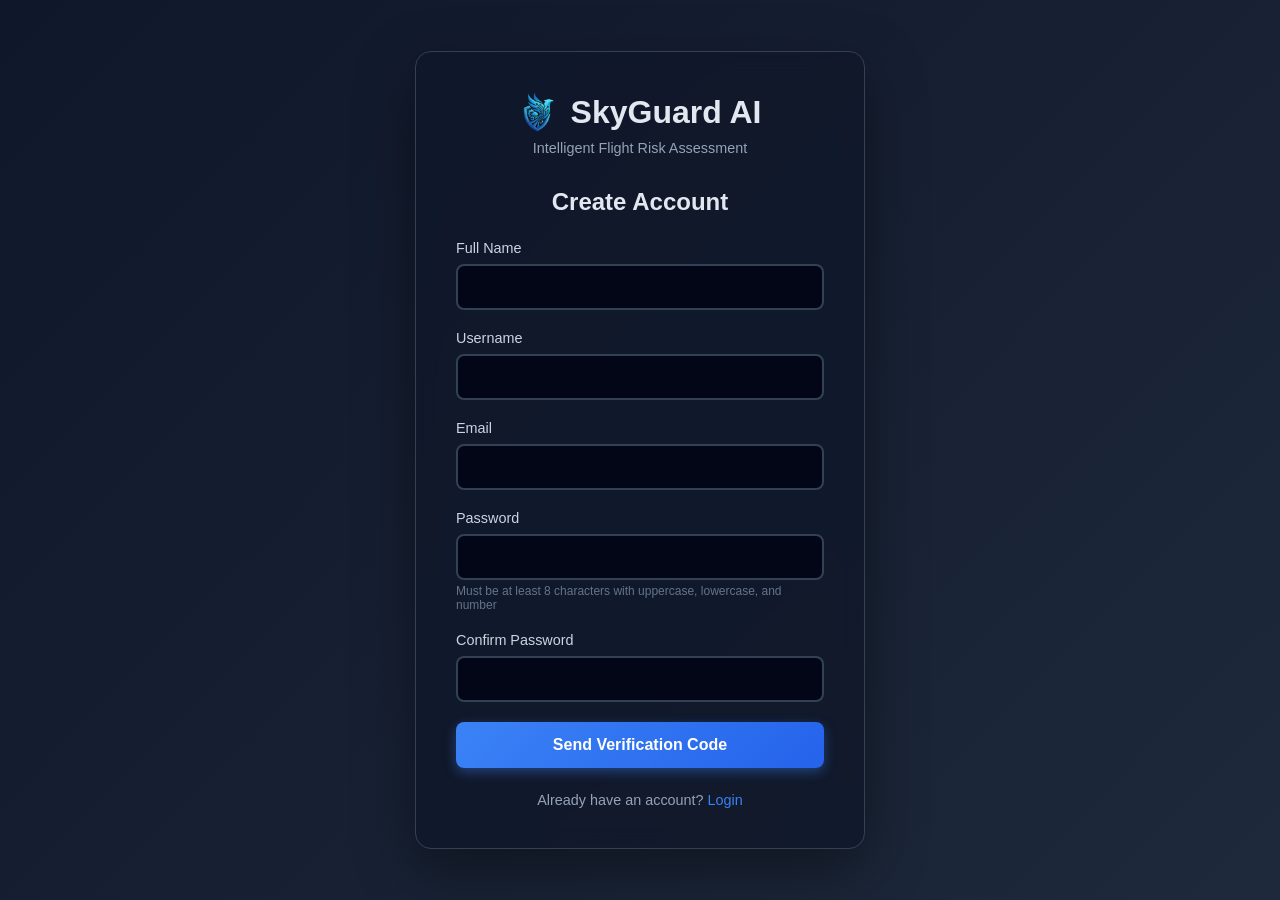
<file: frontend/signup.html>
<!DOCTYPE html>
<html lang="en">
<head>
    <meta charset="UTF-8">
    <meta name="viewport" content="width=device-width, initial-scale=1.0">
    <title>Sign Up - SkyGuard AI</title>
    <link rel="icon" type="image/png" href="images/logo.png" />
    <link rel="stylesheet" href="auth-styles.css">
</head>
<body>
    <div class="auth-container">
        <div class="auth-card">
            <div class="auth-header">
                <h1 style="display: flex; align-items: center; justify-content: center; gap: 12px;"><img src="images/logo.png" alt="SkyGuard AI" style="width: 40px; height: 40px; object-fit: contain;"> SkyGuard AI</h1>
                <p>Intelligent Flight Risk Assessment</p>
            </div>
            
            <form id="signup-form" class="auth-form">
                <h2>Create Account</h2>
                
                <!-- Step 1: User Details -->
                <div id="step1-fields">
                    <div class="form-group">
                        <label for="full_name">Full Name</label>
                        <input type="text" id="full_name" name="full_name" required>
                    </div>
                    
                    <div class="form-group">
                        <label for="username">Username</label>
                        <input type="text" id="username" name="username" required autocomplete="username">
                    </div>
                    
                    <div class="form-group">
                        <label for="email">Email</label>
                        <input type="email" id="email" name="email" required autocomplete="email">
                    </div>
                    
                    <div class="form-group">
                        <label for="password">Password</label>
                        <input type="password" id="password" name="password" required autocomplete="new-password">
                        <small class="form-hint">Must be at least 8 characters with uppercase, lowercase, and number</small>
                    </div>
                    
                    <div class="form-group">
                        <label for="confirm_password">Confirm Password</label>
                        <input type="password" id="confirm_password" name="confirm_password" required autocomplete="new-password">
                    </div>
                </div>
                
                <!-- Step 2: OTP Verification (hidden initially) -->
                <div id="step2-fields" style="display: none;">
                    <div class="form-group">
                        <label for="otp_code">Verification Code</label>
                        <input type="text" id="otp_code" name="otp_code" maxlength="6" pattern="[0-9]{6}" placeholder="Enter 6-digit code" style="font-size: 20px; letter-spacing: 5px; text-align: center; font-family: 'Courier New', monospace;">
                        <small class="form-hint">Please enter the 6-digit code sent to your email</small>
                    </div>
                    
                    <div style="text-align: center; margin: 15px 0;">
                        <button type="button" id="resend-otp-btn" class="btn-link" style="background: none; border: none; color: #3b82f6; cursor: pointer; text-decoration: underline; font-size: 14px;">
                            Resend Code
                        </button>
                        <button type="button" id="change-email-btn" class="btn-link" style="background: none; border: none; color: #64748b; cursor: pointer; text-decoration: underline; font-size: 14px; margin-left: 15px;">
                            Change Email
                        </button>
                    </div>
                    
                    <div id="otp-timer" style="text-align: center; color: #94a3b8; font-size: 14px; margin: 10px 0;">
                        Code expires in: <span id="timer-display">10:00</span>
                    </div>
                </div>
                
                <div id="error-message" class="error-message"></div>
                
                <button type="submit" class="btn-primary" id="signup-btn">
                    <span class="btn-text" id="btn-text-step1">Send Verification Code</span>
                    <span class="btn-text" id="btn-text-step2" style="display: none;">Verify & Sign Up</span>
                    <span class="btn-loader" style="display: none;">
                        <span class="spinner"></span> <span id="loader-text">Processing...</span>
                    </span>
                </button>
                
                <div class="auth-footer">
                    <p>Already have an account? <a href="login.html">Login</a></p>
                </div>
            </form>
        </div>
    </div>
    
    <script src="auth.js"></script>
</body>
</html>
</file>
<file: frontend/styles.css>
* {
    box-sizing: border-box;
    margin: 0;
    padding: 0;
    font-family: -apple-system, BlinkMacSystemFont, "Segoe UI", Roboto, Oxygen, Ubuntu, sans-serif;
}

body {
    background: linear-gradient(135deg, #0f172a 0%, #1e293b 100%);
    color: #e2e8f0;
    min-height: 100vh;
}

#app {
    max-width: 1600px;
    margin: 0 auto;
    padding: 20px;
}

header {
    margin-bottom: 24px;
    text-align: center;
    padding: 20px;
    background: rgba(15, 23, 42, 0.6);
    border-radius: 16px;
    border: 1px solid rgba(99, 102, 241, 0.3);
}

header h1 {
    font-size: 2.5rem;
    margin-bottom: 8px;
    background: linear-gradient(135deg, #60a5fa 0%, #a78bfa 100%);
    -webkit-background-clip: text;
    -webkit-text-fill-color: transparent;
    background-clip: text;
}

header p {
    color: #94a3b8;
    font-size: 1.1rem;
}

.model-status {
    margin-top: 12px;
    padding: 8px 16px;
    border-radius: 8px;
    background: rgba(34, 197, 94, 0.1);
    border: 1px solid rgba(34, 197, 94, 0.3);
    font-size: 0.9rem;
    display: inline-block;
}

#controls {
    display: grid;
    grid-template-columns: 1.5fr 1fr;
    gap: 12px;
    margin-bottom: 20px;
    padding: 16px;
    background: rgba(15, 23, 42, 0.6);
    border-radius: 12px;
    border: 1px solid #1e293b;
}

.btn-primary, .btn-secondary {
    padding: 10px 20px;
    border-radius: 8px;
    border: none;
    font-weight: 600;
    cursor: pointer;
    transition: all 0.3s ease;
    font-size: 1rem;
}

.btn-primary {
    background: linear-gradient(135deg, #22c55e 0%, #16a34a 100%);
    color: white;
    box-shadow: 0 4px 12px rgba(34, 197, 94, 0.4);
}

.btn-primary:hover {
    background: linear-gradient(135deg, #16a34a 0%, #15803d 100%);
    transform: translateY(-2px);
    box-shadow: 0 6px 16px rgba(34, 197, 94, 0.6);
}

.btn-secondary {
    background: linear-gradient(135deg, #3b82f6 0%, #2563eb 100%);
    color: white;
    box-shadow: 0 4px 12px rgba(59, 130, 246, 0.4);
}

.btn-secondary:hover {
    background: linear-gradient(135deg, #2563eb 0%, #1d4ed8 100%);
    transform: translateY(-2px);
    box-shadow: 0 6px 16px rgba(59, 130, 246, 0.6);
}

.btn-close {
    padding: 8px 16px;
    border-radius: 8px;
    border: none;
    background: rgba(239, 68, 68, 0.2);
    color: #ef4444;
    cursor: pointer;
    font-size: 1.2rem;
    transition: all 0.3s ease;
}

.btn-close:hover {
    background: rgba(239, 68, 68, 0.4);
}

.btn-explain {
    background: rgba(59, 130, 246, 0.1);
    color: #60a5fa;
    border: 1px solid rgba(59, 130, 246, 0.3);
    padding: 6px 12px;
    border-radius: 6px;
    cursor: pointer;
    font-size: 0.8rem;
    font-weight: 600;
    transition: all 0.2s ease;
    margin-right: 6px;
}

.btn-explain:hover {
    background: rgba(59, 130, 246, 0.2);
    border-color: rgba(59, 130, 246, 0.5);
    transform: scale(1.05);
}

.btn-future-risk {
    background: rgba(139, 92, 246, 0.1);
    color: #a78bfa;
    border: 1px solid rgba(139, 92, 246, 0.3);
    padding: 6px 12px;
    border-radius: 6px;
    cursor: pointer;
    font-size: 0.8rem;
    font-weight: 600;
    transition: all 0.2s ease;
}

.btn-future-risk:hover {
    background: rgba(139, 92, 246, 0.2);
    border-color: rgba(139, 92, 246, 0.5);
    transform: scale(1.05);
}

#controls input[type="text"] {
    padding: 8px 12px;
    border-radius: 8px;
    border: 1px solid #475569;
    background: #020617;
    color: #e2e8f0;
    min-width: 260px;
    font-size: 0.95rem;
}

.checkbox-label {
    display: flex;
    align-items: center;
    gap: 8px;
    cursor: pointer;
}

.checkbox-label input[type="checkbox"] {
    width: 18px;
    height: 18px;
    cursor: pointer;
}

select {
    padding: 10px 16px !important;
    border-radius: 10px !important;
    border: 2px solid #334155 !important;
    background: linear-gradient(135deg, #0f172a 0%, #1e293b 100%) !important;
    color: #e2e8f0 !important;
    cursor: pointer !important;
    font-size: 0.95rem !important;
    font-weight: 500 !important;
    transition: all 0.3s ease !important;
    box-shadow: 0 2px 8px rgba(0, 0, 0, 0.3) !important;
}

select:hover {
    border-color: #3b82f6 !important;
    background: linear-gradient(135deg, #1e293b 0%, #334155 100%) !important;
    box-shadow: 0 4px 12px rgba(59, 130, 246, 0.3) !important;
}

select:focus {
    outline: none !important;
    border-color: #3b82f6 !important;
    box-shadow: 0 0 0 3px rgba(59, 130, 246, 0.2) !important;
}

select option {
    background: #1e293b !important;
    color: #e2e8f0 !important;
    padding: 12px 16px !important;
    font-size: 0.95rem !important;
    font-weight: 500 !important;
    cursor: pointer !important;
    transition: all 0.2s ease !important;
}

select option:hover,
select option:focus {
    background: #475569 !important;
    color: #60a5fa !important;
    outline: none !important;
}

select option:checked,
select option[selected] {
    background: #334155 !important;
    color: #60a5fa !important;
    font-weight: 600 !important;
}

#status {
    font-size: 0.9rem;
    color: #94a3b8;
    padding: 6px 12px;
    background: rgba(100, 116, 139, 0.2);
    border-radius: 6px;
}

#dashboard {
    display: flex;
    flex-direction: column;
    gap: 20px;
}

main {
    display: grid;
    grid-template-columns: 1.5fr 1fr;
    gap: 16px;
}

#map-container {
    position: relative;
    height: 600px;
}

#map {
    height: 100%;
    border-radius: 16px;
    overflow: hidden;
    border: 1px solid #1e293b;
    box-shadow: 0 8px 24px rgba(0, 0, 0, 0.4);
}

#map-legend {
    position: absolute;
    bottom: 20px;
    left: 20px;
    background: rgba(15, 23, 42, 0.95);
    padding: 12px 16px;
    border-radius: 12px;
    border: 1px solid #1e293b;
    backdrop-filter: blur(10px);
    z-index: 1000;
}

#map-legend h3 {
    font-size: 0.9rem;
    margin-bottom: 8px;
    color: #94a3b8;
}

.legend-item {
    display: flex;
    align-items: center;
    gap: 8px;
    margin: 6px 0;
    font-size: 0.85rem;
}

.legend-color {
    width: 16px;
    height: 16px;
    border-radius: 50%;
    border: 2px solid rgba(255, 255, 255, 0.3);
}

.legend-color.risk-low {
    background-color: #22c55e;
}

.legend-color.risk-medium {
    background-color: #f59e0b;
}

.legend-color.risk-high {
    background-color: #ef4444;
}

#sidebar {
    background: rgba(2, 6, 23, 0.8);
    border-radius: 16px;
    border: 1px solid #1e293b;
    padding: 16px;
    display: flex;
    flex-direction: column;
    box-shadow: 0 8px 24px rgba(0, 0, 0, 0.4);
}

.sidebar-header {
    display: flex;
    justify-content: space-between;
    align-items: center;
    margin-bottom: 16px;
}

.sidebar-header h2 {
    font-size: 1.3rem;
}

#flights-container {
    overflow-y: auto;
    max-height: 540px;
}

#flights-table {
    width: 100%;
    border-collapse: collapse;
    font-size: 0.85rem;
}

#flights-table th,
#flights-table td {
    padding: 10px 8px;
    border-bottom: 1px solid #1e293b;
    text-align: left;
}

#flights-table th {
    position: sticky;
    top: 0;
    background: #020617;
    color: #94a3b8;
    font-weight: 600;
    text-transform: uppercase;
    font-size: 0.75rem;
    letter-spacing: 0.5px;
}

#flights-table tbody tr {
    cursor: pointer;
    transition: all 0.2s ease;
}

#flights-table tbody tr:hover {
    background: rgba(99, 102, 241, 0.1);
    transform: translateX(4px);
}

.risk-low {
    color: #22c55e;
    font-weight: 600;
}

.risk-medium {
    color: #f59e0b;
    font-weight: 600;
}

.risk-high {
    color: #ef4444;
    font-weight: 700;
}

/* Analytics Section */
#analytics-section {
    background: rgba(2, 6, 23, 0.8);
    border-radius: 16px;
    border: 1px solid #1e293b;
    padding: 24px;
    box-shadow: 0 8px 24px rgba(0, 0, 0, 0.4);
    margin-top: 24px;
}

#analytics-section.hidden {
    display: none;
}

.analytics-header {
    display: flex;
    justify-content: space-between;
    align-items: center;
    margin-bottom: 24px;
}

.analytics-header h2 {
    font-size: 1.8rem;
}

.analytics-grid {
    display: grid;
    grid-template-columns: repeat(auto-fit, minmax(280px, 1fr));
    gap: 20px;
}

.stats-card {
    background: rgba(15, 23, 42, 0.6);
    padding: 20px;
    border-radius: 12px;
    border: 1px solid #1e293b;
    text-align: center;
    transition: transform 0.3s ease;
}

.stats-card:hover {
    transform: translateY(-4px);
    border-color: #3b82f6;
}

.stats-card h3 {
    font-size: 0.9rem;
    color: #94a3b8;
    margin-bottom: 12px;
    text-transform: uppercase;
    letter-spacing: 1px;
}

.stats-card.weather-stat {
    border-color: rgba(139, 92, 246, 0.3);
}

.stats-card.weather-stat:hover {
    border-color: #8b5cf6;
    box-shadow: 0 4px 12px rgba(139, 92, 246, 0.2);
}

.stat-value {
    font-size: 2.5rem;
    font-weight: 700;
    background: linear-gradient(135deg, #60a5fa 0%, #a78bfa 100%);
    -webkit-background-clip: text;
    -webkit-text-fill-color: transparent;
    background-clip: text;
}

.chart-card {
    background: rgba(15, 23, 42, 0.6);
    padding: 20px;
    border-radius: 12px;
    border: 1px solid #1e293b;
    grid-column: span 2;
}

.chart-card h3 {
    font-size: 1.1rem;
    margin-bottom: 16px;
    color: #94a3b8;
}

.chart-card canvas {
    max-height: 300px;
}

@media (max-width: 1200px) {
    main {
        grid-template-columns: 1fr;
    }

    #map {
        height: 450px;
    }

    .chart-card {
        grid-column: span 1;
    }
}

@media (max-width: 768px) {
    header h1 {
        font-size: 1.8rem;
    }

    #controls {
        flex-direction: column;
        align-items: stretch;
    }

    .analytics-grid {
        grid-template-columns: 1fr;
    }

    .chart-card {
        grid-column: span 1;
    }
}

/* Enhanced Header Styles */
h1:hover {
    transform: scale(1.02);
}

#user-info {
    box-shadow: 0 4px 12px rgba(0, 0, 0, 0.3);
}

#dashboard-btn:hover,
#admin-btn:hover {
    transform: translateY(-2px);
    box-shadow: 0 6px 16px rgba(59, 130, 246, 0.5);
}

#logout-btn:hover {
    background: rgba(239, 68, 68, 0.2) !important;
    border-color: rgba(239, 68, 68, 0.5) !important;
    color: #fecaca !important;
    transform: translateY(-2px);
    box-shadow: 0 4px 12px rgba(239, 68, 68, 0.3);
}

/* Responsive header adjustments */
@media (max-width: 768px) {
    #user-info {
        width: 100%;
        justify-content: space-between;
        flex-wrap: wrap;
    }
    
    #user-info > div {
        border-right: none;
        padding-right: 0;
        flex: 1 0 100%;
        justify-content: center;
        margin-bottom: 8px;
    }
}

/* ============================================================================
   SETTINGS PAGE STYLES
   ============================================================================ */

.settings-container {
    max-width: 900px;
    margin: 0 auto;
    padding: 20px;
}

.settings-container > h2 {
    font-size: 2rem;
    margin-bottom: 30px;
    background: linear-gradient(135deg, #60a5fa 0%, #a78bfa 100%);
    -webkit-background-clip: text;
    -webkit-text-fill-color: transparent;
    background-clip: text;
}

.settings-card {
    background: rgba(30, 41, 59, 0.6);
    border: 1px solid rgba(99, 102, 241, 0.3);
    border-radius: 12px;
    padding: 24px;
    margin-bottom: 24px;
}

.settings-card h3 {
    font-size: 1.4rem;
    margin-bottom: 20px;
    color: #f1f5f9;
}

.settings-form .form-group {
    margin-bottom: 20px;
}

.settings-form label {
    display: block;
    margin-bottom: 8px;
    color: #cbd5e1;
    font-weight: 500;
}

.settings-form input,
.settings-form textarea,
.settings-form select {
    width: 100%;
    padding: 12px;
    background: rgba(15, 23, 42, 0.6);
    border: 1px solid rgba(99, 102, 241, 0.3);
    border-radius: 8px;
    color: #e2e8f0;
    font-size: 1rem;
}

.settings-form input:focus,
.settings-form textarea:focus,
.settings-form select:focus {
    outline: none;
    border-color: #60a5fa;
    box-shadow: 0 0 0 3px rgba(96, 165, 250, 0.1);
}

.settings-form input[readonly] {
    background: rgba(15, 23, 42, 0.3);
    color: #94a3b8;
    cursor: not-allowed;
}

.status-item {
    display: flex;
    justify-content: space-between;
    padding: 12px 0;
    border-bottom: 1px solid rgba(99, 102, 241, 0.2);
}

.status-item:last-child {
    border-bottom: none;
}

.status-label {
    font-weight: 500;
    color: #cbd5e1;
}

.status-value {
    color: #e2e8f0;
}

.alert-box {
    padding: 16px;
    border-radius: 8px;
    margin-top: 16px;
}

.alert-danger {
    background: rgba(239, 68, 68, 0.1);
    border: 1px solid rgba(239, 68, 68, 0.3);
    color: #fca5a5;
}

.alert-danger strong {
    display: block;
    margin-bottom: 8px;
    color: #ef4444;
}

.alert-danger p {
    margin: 8px 0;
    color: #e2e8f0;
}

/* Danger Zone */
.danger-zone {
    border-color: rgba(239, 68, 68, 0.3) !important;
}

.danger-action {
    display: flex;
    justify-content: space-between;
    align-items: center;
    gap: 20px;
}

.danger-action-info h4 {
    font-size: 1.1rem;
    margin-bottom: 8px;
    color: #f1f5f9;
}

.danger-action-info p {
    color: #94a3b8;
    font-size: 0.9rem;
    line-height: 1.5;
}

.btn-danger {
    background: #ef4444;
    color: white;
    border: none;
    padding: 10px 20px;
    border-radius: 8px;
    cursor: pointer;
    font-weight: 500;
    transition: all 0.3s ease;
    white-space: nowrap;
}

.btn-danger:hover {
    background: #dc2626;
    transform: translateY(-2px);
    box-shadow: 0 4px 12px rgba(239, 68, 68, 0.3);
}

.btn-danger-outline {
    background: transparent;
    color: #ef4444;
    border: 1px solid #ef4444;
    padding: 10px 20px;
    border-radius: 8px;
    cursor: pointer;
    font-weight: 500;
    transition: all 0.3s ease;
    white-space: nowrap;
}

.btn-danger-outline:hover {
    background: rgba(239, 68, 68, 0.1);
    transform: translateY(-2px);
}

/* Modal Styles */
.modal {
    display: none;
    position: fixed;
    top: 0;
    left: 0;
    width: 100%;
    height: 100%;
    background: rgba(0, 0, 0, 0.7);
    backdrop-filter: blur(4px);
    z-index: 1000;
    align-items: center;
    justify-content: center;
}

.modal-content {
    background: #1e293b;
    border: 1px solid rgba(99, 102, 241, 0.3);
    border-radius: 12px;
    padding: 30px;
    max-width: 500px;
    width: 90%;
    max-height: 90vh;
    overflow-y: auto;
}

.modal-header {
    padding: 24px;
    border-bottom: 1px solid rgba(255, 255, 255, 0.1);
    display: flex;
    justify-content: space-between;
    align-items: center;
    gap: 12px;
}

.modal-header h2 {
    margin: 0;
    color: #f1f5f9;
    font-size: 1.5rem;
    line-height: 1.1;
}

.modal-close {
    background: rgba(239, 68, 68, 0.1);
    color: #ef4444;
    border: none;
    border-radius: 6px;
    width: 32px;
    height: 32px;
    font-size: 24px;
    font-weight: 300;
    cursor: pointer;
    transition: all 0.2s;
    display: flex;
    align-items: center;
    justify-content: center;
    flex-shrink: 0;
}

.modal-close:hover {
    background: rgba(239, 68, 68, 0.2);
}

.modal-body {
    padding: 24px;
}

.explain-summary {
    background: rgba(59, 130, 246, 0.05);
    padding: 20px;
    border-radius: 12px;
    margin-bottom: 24px;
    border: 1px solid rgba(59, 130, 246, 0.2);
}

.explain-header-row {
    display: grid;
    grid-template-columns: repeat(3, 1fr);
    gap: 16px;
}

.explain-label {
    font-size: 0.75rem;
    color: #94a3b8;
    text-transform: uppercase;
    letter-spacing: 0.5px;
    margin-bottom: 4px;
}

.explain-value {
    font-size: 1.25rem;
    font-weight: 600;
    color: #f1f5f9;
}

.explain-section h3 {
    color: #f1f5f9;
    margin-bottom: 12px;
    font-size: 1.1rem;
}

.explain-factor {
    background: rgba(255, 255, 255, 0.02);
    padding: 12px;
    border-radius: 8px;
    margin-bottom: 8px;
    border: 1px solid rgba(255, 255, 255, 0.05);
}

.factor-header {
    display: flex;
    justify-content: space-between;
    align-items: center;
    margin-bottom: 8px;
}

.factor-name {
    font-weight: 600;
    color: #f1f5f9;
}

.factor-impact {
    font-weight: 600;
    font-size: 0.875rem;
}

.factor-value {
    color: #94a3b8;
    font-size: 0.875rem;
    margin-top: 4px;
}

.risk-bar {
    height: 8px;
    border-radius: 4px;
    background: rgba(255, 255, 255, 0.1);
    overflow: hidden;
    margin-top: 6px;
}

.risk-bar-fill {
    height: 100%;
    transition: width 0.3s ease;
}

.modal-content h3 {
    font-size: 1.5rem;
    margin-bottom: 20px;
    color: #f1f5f9;
}

.modal-content p {
    color: #cbd5e1;
    margin-bottom: 20px;
    line-height: 1.6;
}

.modal-content ul {
    color: #cbd5e1;
}

.modal-actions {
    display: flex;
    gap: 12px;
    justify-content: flex-end;
    margin-top: 24px;
}

.modal-actions button {
    padding: 10px 24px;
}

/* Future Risk Prediction Styles */
.future-prediction-item {
    display: grid;
    grid-template-columns: 80px 1fr 120px;
    gap: 12px;
    align-items: center;
    padding: 12px;
    background: rgba(255, 255, 255, 0.02);
    border-radius: 8px;
    margin-bottom: 8px;
    border: 1px solid rgba(255, 255, 255, 0.05);
}

.future-time {
    font-weight: 600;
    color: #94a3b8;
    font-size: 0.9rem;
}

.future-risk-bar {
    height: 24px;
    background: rgba(255, 255, 255, 0.05);
    border-radius: 12px;
    overflow: hidden;
    border: 1px solid rgba(255, 255, 255, 0.1);
}

.future-risk-fill {
    height: 100%;
    transition: width 0.3s ease;
}

.future-risk-value {
    font-weight: 600;
    font-size: 0.875rem;
}

.future-warning {
    padding: 10px 12px;
    background: rgba(251, 146, 60, 0.1);
    border: 1px solid rgba(251, 146, 60, 0.3);
    border-radius: 6px;
    color: #fb923c;
    font-size: 0.875rem;
    margin-bottom: 8px;
}

/* Message Box */
.message-box {
    display: none;
    padding: 16px;
    border-radius: 8px;
    margin-top: 20px;
    font-weight: 500;
}

.message-info {
    background: rgba(59, 130, 246, 0.1);
    border: 1px solid rgba(59, 130, 246, 0.3);
    color: #93c5fd;
}

.message-success {
    background: rgba(34, 197, 94, 0.1);
    border: 1px solid rgba(34, 197, 94, 0.3);
    color: #86efac;
}

.message-error {
    background: rgba(239, 68, 68, 0.1);
    border: 1px solid rgba(239, 68, 68, 0.3);
    color: #fca5a5;
}
</file>
<file: frontend/auth-styles.css>
/* Authentication page styles */
* {
    margin: 0;
    padding: 0;
    box-sizing: border-box;
}

body {
    font-family: -apple-system, BlinkMacSystemFont, 'Segoe UI', Roboto, Oxygen, Ubuntu, Cantarell, sans-serif;
    background: linear-gradient(135deg, #0f172a 0%, #1e293b 100%);
    min-height: 100vh;
    display: flex;
    justify-content: center;
    align-items: center;
    padding: 20px;
}

.auth-container {
    width: 100%;
    max-width: 450px;
}

.auth-card {
    background: rgba(15, 23, 42, 0.8);
    backdrop-filter: blur(10px);
    border-radius: 16px;
    border: 1px solid #334155;
    box-shadow: 0 20px 60px rgba(0, 0, 0, 0.4);
    padding: 40px;
}

.auth-header {
    text-align: center;
    margin-bottom: 32px;
}

.auth-header h1 {
    font-size: 2rem;
    color: #e2e8f0;
    margin-bottom: 8px;
}

.auth-header p {
    color: #94a3b8;
    font-size: 0.9rem;
}

.auth-form h2 {
    color: #e2e8f0;
    font-size: 1.5rem;
    margin-bottom: 24px;
    text-align: center;
}

.form-group {
    margin-bottom: 20px;
}

.form-group label {
    display: block;
    color: #cbd5e1;
    font-size: 0.9rem;
    font-weight: 500;
    margin-bottom: 8px;
}

.form-group input {
    width: 100%;
    padding: 12px 16px;
    border-radius: 8px;
    border: 2px solid #334155;
    background: #020617;
    color: #e2e8f0;
    font-size: 1rem;
    transition: all 0.3s ease;
}

.form-group input:focus {
    outline: none;
    border-color: #3b82f6;
    box-shadow: 0 0 0 3px rgba(59, 130, 246, 0.1);
}

.form-hint {
    display: block;
    color: #64748b;
    font-size: 0.75rem;
    margin-top: 4px;
}

.error-message {
    background: rgba(239, 68, 68, 0.1);
    border: 1px solid #ef4444;
    color: #fca5a5;
    padding: 12px;
    border-radius: 8px;
    margin-bottom: 16px;
    display: none;
    font-size: 0.875rem;
}

.error-message.show {
    display: block;
}

.btn-primary {
    width: 100%;
    padding: 14px 24px;
    border-radius: 8px;
    border: none;
    background: linear-gradient(135deg, #3b82f6 0%, #2563eb 100%);
    color: white;
    font-size: 1rem;
    font-weight: 600;
    cursor: pointer;
    transition: all 0.3s ease;
    box-shadow: 0 4px 12px rgba(59, 130, 246, 0.4);
}

.btn-primary:hover:not(:disabled) {
    background: linear-gradient(135deg, #2563eb 0%, #1d4ed8 100%);
    transform: translateY(-2px);
    box-shadow: 0 6px 16px rgba(59, 130, 246, 0.6);
}

.btn-primary:disabled {
    opacity: 0.6;
    cursor: not-allowed;
}

.btn-loader {
    display: flex;
    align-items: center;
    justify-content: center;
    gap: 8px;
}

.spinner {
    display: inline-block;
    width: 14px;
    height: 14px;
    border: 2px solid rgba(255, 255, 255, 0.3);
    border-top-color: white;
    border-radius: 50%;
    animation: spin 0.6s linear infinite;
}

@keyframes spin {
    to { transform: rotate(360deg); }
}

.auth-footer {
    margin-top: 24px;
    text-align: center;
}

.auth-footer p {
    color: #94a3b8;
    font-size: 0.9rem;
}

.auth-footer a {
    color: #3b82f6;
    text-decoration: none;
    font-weight: 500;
    transition: color 0.3s ease;
}

.auth-footer a:hover {
    color: #60a5fa;
    text-decoration: underline;
}

/* Responsive */
@media (max-width: 480px) {
    .auth-card {
        padding: 24px;
    }
    
    .auth-header h1 {
        font-size: 1.5rem;
    }
    
    .auth-form h2 {
        font-size: 1.25rem;
    }
}
</file>
